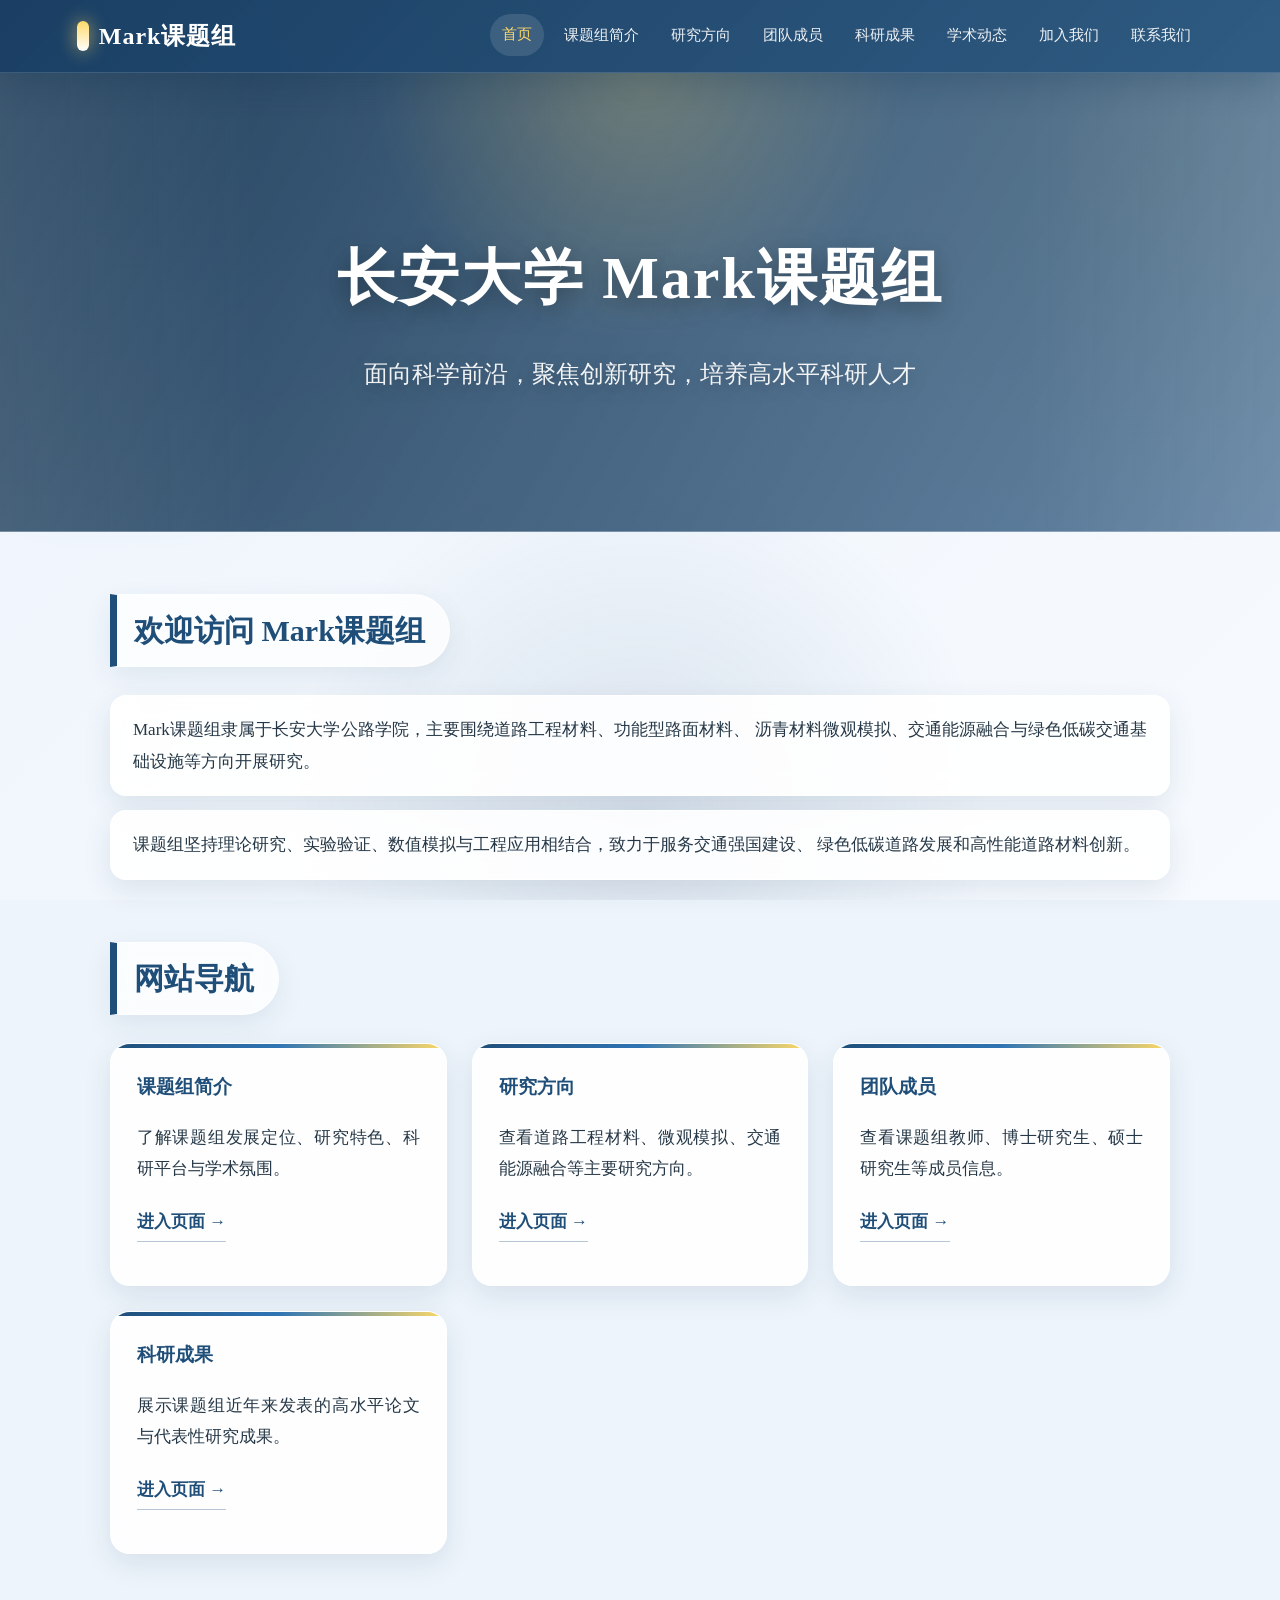
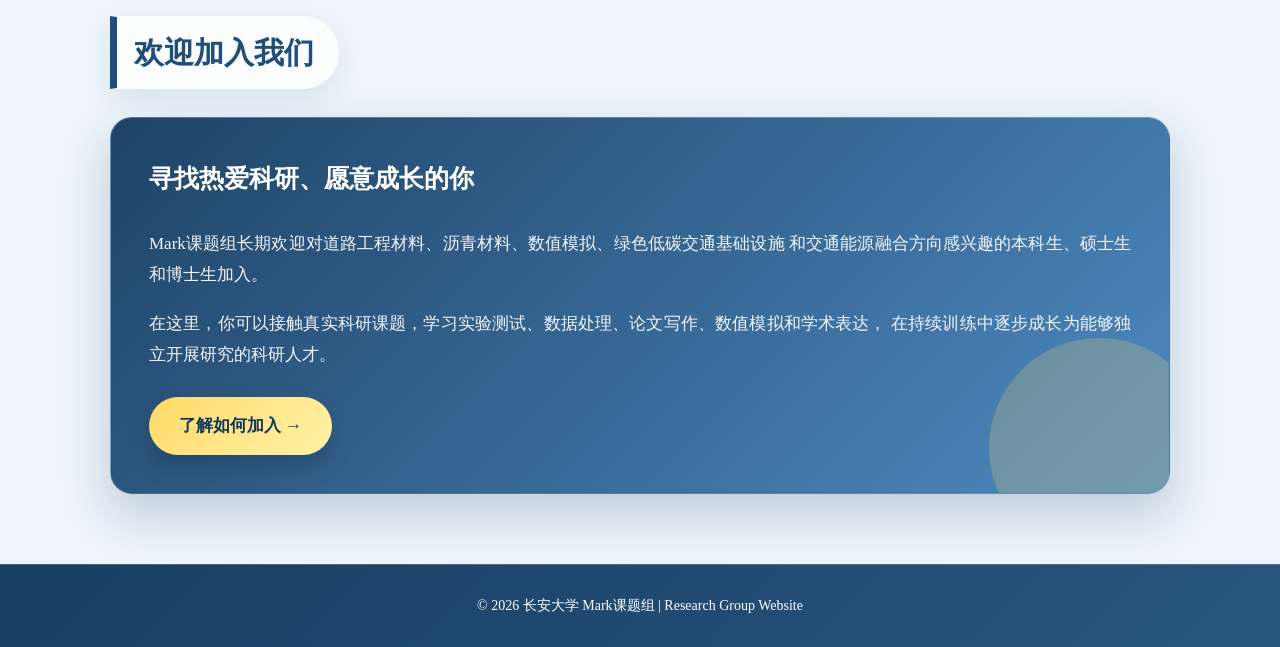
<file: index.html>
<!DOCTYPE html>
<html lang="zh-CN">
<head>
    <meta charset="UTF-8">
    <meta name="viewport" content="width=device-width, initial-scale=1.0">
    <title>长安大学 Mark课题组主页</title>
    <link rel="stylesheet" href="CSS/style.css">
</head>

<body class="home-page">

<div class="navbar">
    <div class="logo">Mark课题组</div>
    <ul>
        <li><a class="active" href="index.html">首页</a></li>
        <li><a href="about.html">课题组简介</a></li>
        <li><a href="research.html">研究方向</a></li>
        <li><a href="members.html">团队成员</a></li>
        <li><a href="publications.html">科研成果</a></li>
        <li><a href="news.html">学术动态</a></li>
        <li><a href="join.html">加入我们</a></li>
        <li><a href="contact.html">联系我们</a></li>
    </ul>
</div>

<div class="hero">
    <h1>长安大学 Mark课题组</h1>
    <p>面向科学前沿，聚焦创新研究，培养高水平科研人才</p>
</div>

<div class="section">
    <h2>欢迎访问 Mark课题组</h2>
    <p>
        Mark课题组隶属于长安大学公路学院，主要围绕道路工程材料、功能型路面材料、
        沥青材料微观模拟、交通能源融合与绿色低碳交通基础设施等方向开展研究。
    </p>
    <p>
        课题组坚持理论研究、实验验证、数值模拟与工程应用相结合，致力于服务交通强国建设、
        绿色低碳道路发展和高性能道路材料创新。
    </p>
</div>

<div class="section">
    <h2>网站导航</h2>

    <div class="cards">
        <div class="card">
            <h3>课题组简介</h3>
            <p>了解课题组发展定位、研究特色、科研平台与学术氛围。</p>
            <p><a href="about.html">进入页面 →</a></p>
        </div>

        <div class="card">
            <h3>研究方向</h3>
            <p>查看道路工程材料、微观模拟、交通能源融合等主要研究方向。</p>
            <p><a href="research.html">进入页面 →</a></p>
        </div>

        <div class="card">
            <h3>团队成员</h3>
            <p>查看课题组教师、博士研究生、硕士研究生等成员信息。</p>
            <p><a href="members.html">进入页面 →</a></p>
        </div>

        <div class="card">
            <h3>科研成果</h3>
            <p>展示课题组近年来发表的高水平论文与代表性研究成果。</p>
            <p><a href="publications.html">进入页面 →</a></p>
        </div>
    </div>
</div>

<div class="section">
    <h2>欢迎加入我们</h2>

    <div class="recruit-box">
        <h3>寻找热爱科研、愿意成长的你</h3>
        <p>
            Mark课题组长期欢迎对道路工程材料、沥青材料、数值模拟、绿色低碳交通基础设施
            和交通能源融合方向感兴趣的本科生、硕士生和博士生加入。
        </p>
        <p>
            在这里，你可以接触真实科研课题，学习实验测试、数据处理、论文写作、数值模拟和学术表达，
            在持续训练中逐步成长为能够独立开展研究的科研人才。
        </p>
        <a class="cta-btn" href="join.html">了解如何加入 →</a>
    </div>
</div>

<div class="footer">
    © 2026 长安大学 Mark课题组 | Research Group Website
</div>

</body>
</html>
</file>
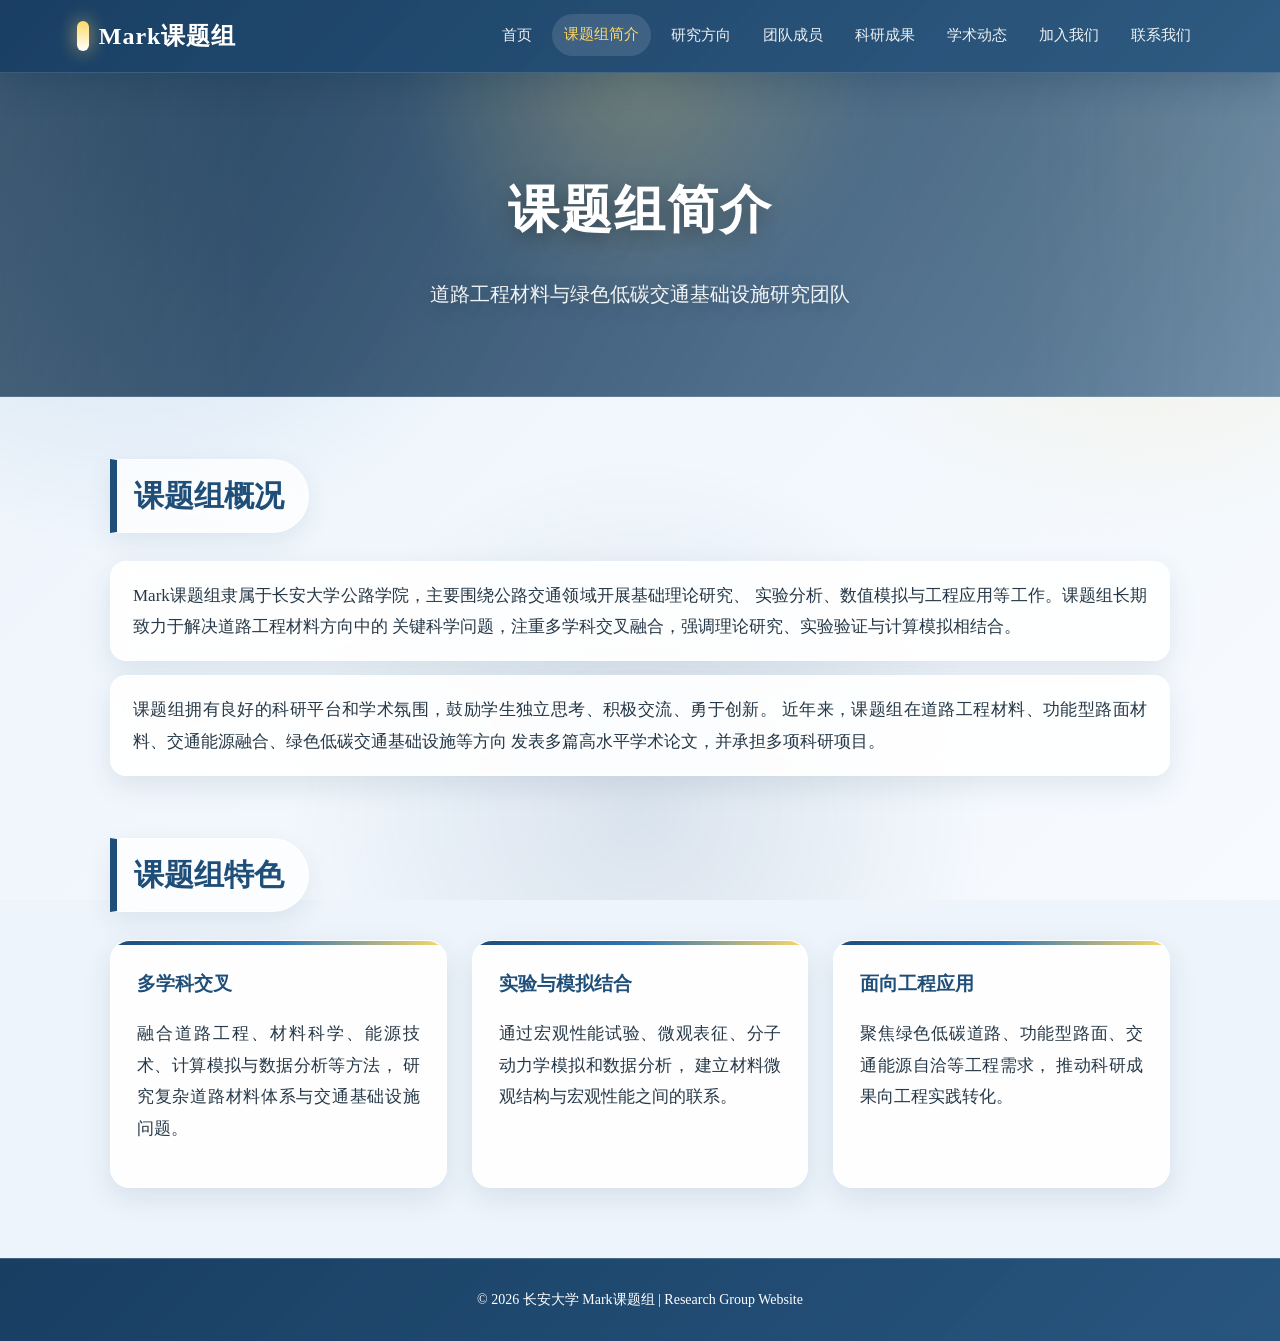
<file: about.html>
<!DOCTYPE html>
<html lang="zh-CN">
<head>
    <meta charset="UTF-8">
    <meta name="viewport" content="width=device-width, initial-scale=1.0">
    <title>课题组简介 - Mark课题组</title>
    <link rel="stylesheet" href="CSS/style.css">
</head>

<body class="about-page">

<div class="navbar">
    <div class="logo">Mark课题组</div>
    <ul>
        <li><a href="index.html">首页</a></li>
        <li><a class="active" href="about.html">课题组简介</a></li>
        <li><a href="research.html">研究方向</a></li>
        <li><a href="members.html">团队成员</a></li>
        <li><a href="publications.html">科研成果</a></li>
        <li><a href="news.html">学术动态</a></li>
        <li><a href="join.html">加入我们</a></li>
        <li><a href="contact.html">联系我们</a></li>
    </ul>
</div>

<div class="page-header">
    <h1>课题组简介</h1>
    <p>道路工程材料与绿色低碳交通基础设施研究团队</p>
</div>

<div class="section">
    <h2>课题组概况</h2>
    <p>
        Mark课题组隶属于长安大学公路学院，主要围绕公路交通领域开展基础理论研究、
        实验分析、数值模拟与工程应用等工作。课题组长期致力于解决道路工程材料方向中的
        关键科学问题，注重多学科交叉融合，强调理论研究、实验验证与计算模拟相结合。
    </p>
    <p>
        课题组拥有良好的科研平台和学术氛围，鼓励学生独立思考、积极交流、勇于创新。
        近年来，课题组在道路工程材料、功能型路面材料、交通能源融合、绿色低碳交通基础设施等方向
        发表多篇高水平学术论文，并承担多项科研项目。
    </p>
</div>

<div class="section">
    <h2>课题组特色</h2>

    <div class="cards">
        <div class="card">
            <h3>多学科交叉</h3>
            <p>
                融合道路工程、材料科学、能源技术、计算模拟与数据分析等方法，
                研究复杂道路材料体系与交通基础设施问题。
            </p>
        </div>

        <div class="card">
            <h3>实验与模拟结合</h3>
            <p>
                通过宏观性能试验、微观表征、分子动力学模拟和数据分析，
                建立材料微观结构与宏观性能之间的联系。
            </p>
        </div>

        <div class="card">
            <h3>面向工程应用</h3>
            <p>
                聚焦绿色低碳道路、功能型路面、交通能源自洽等工程需求，
                推动科研成果向工程实践转化。
            </p>
        </div>
    </div>
</div>

<div class="footer">
    © 2026 长安大学 Mark课题组 | Research Group Website
</div>

</body>
</html>
</file>
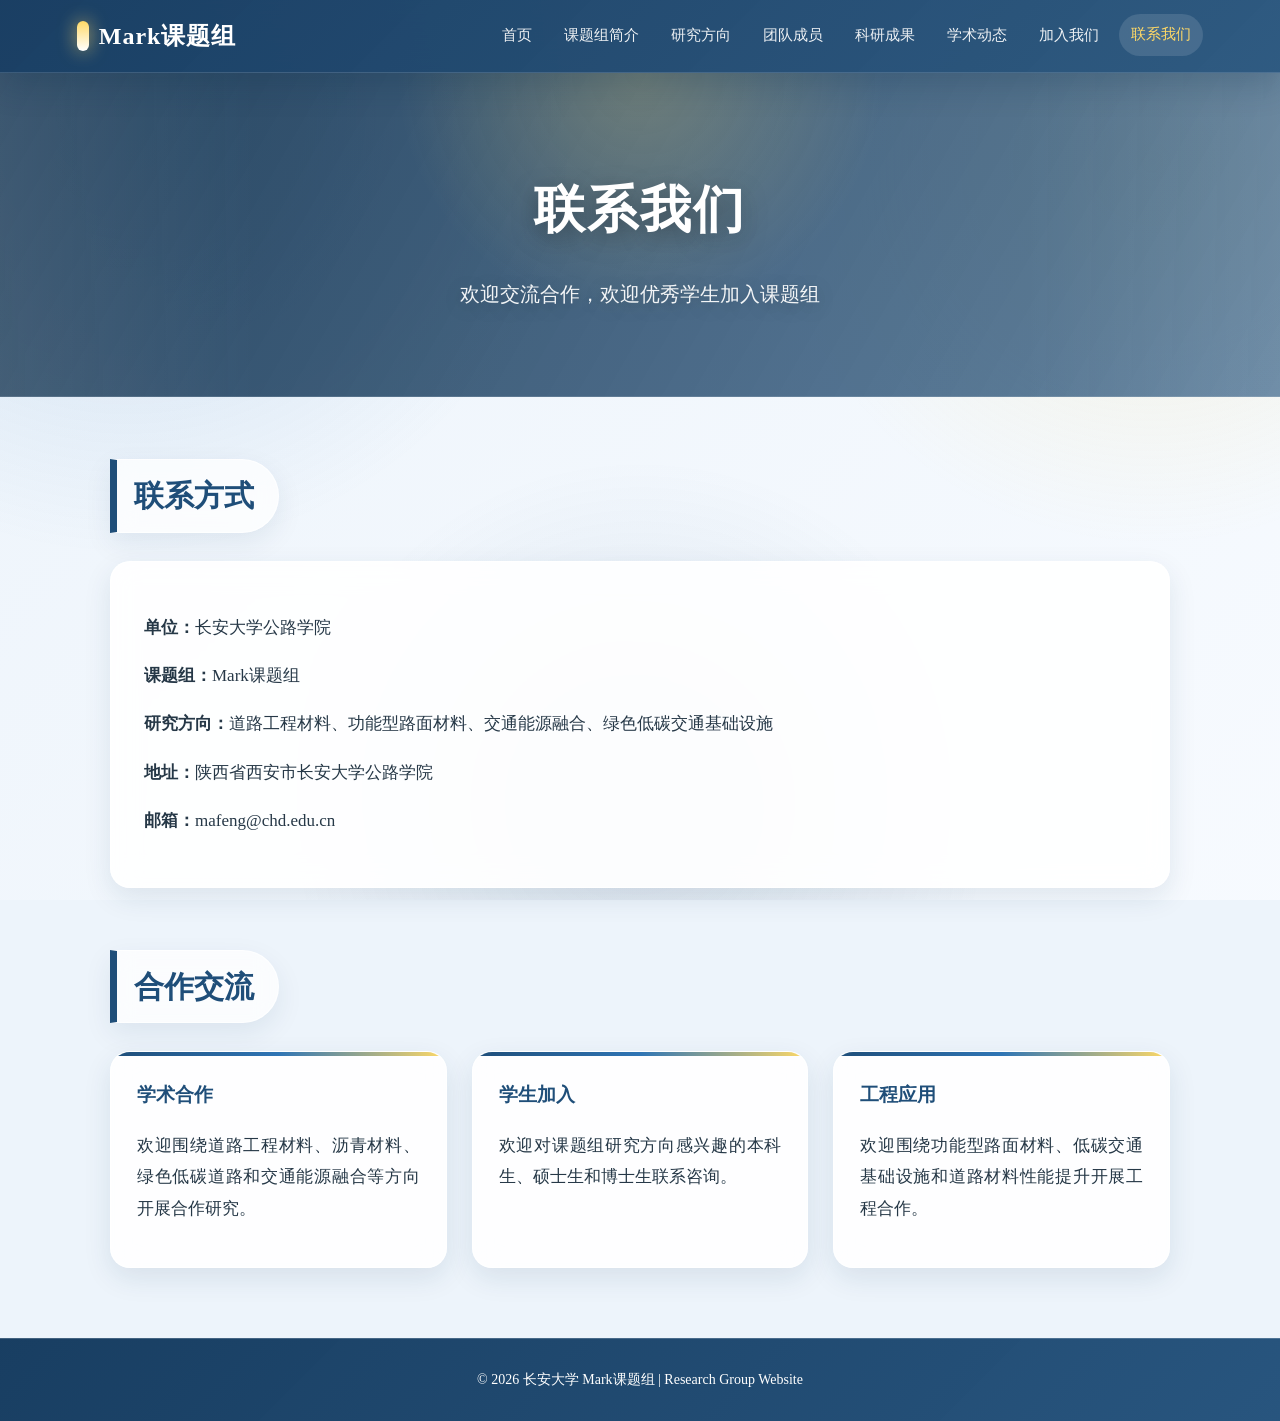
<file: contact.html>
<!DOCTYPE html>
<html lang="zh-CN">
<head>
    <meta charset="UTF-8">
    <meta name="viewport" content="width=device-width, initial-scale=1.0">
    <title>联系我们 - Mark课题组</title>
    <link rel="stylesheet" href="CSS/style.css">
</head>

<body class="contact-page">

<div class="navbar">
    <div class="logo">Mark课题组</div>
    <ul>
        <li><a href="index.html">首页</a></li>
        <li><a href="about.html">课题组简介</a></li>
        <li><a href="research.html">研究方向</a></li>
        <li><a href="members.html">团队成员</a></li>
        <li><a href="publications.html">科研成果</a></li>
        <li><a href="news.html">学术动态</a></li>
        <li><a href="join.html">加入我们</a></li>
        <li><a class="active" href="contact.html">联系我们</a></li>
    </ul>
</div>

<div class="page-header">
    <h1>联系我们</h1>
    <p>欢迎交流合作，欢迎优秀学生加入课题组</p>
</div>

<div class="section">
    <h2>联系方式</h2>

    <div class="contact">
        <p><strong>单位：</strong>长安大学公路学院</p>
        <p><strong>课题组：</strong>Mark课题组</p>
        <p><strong>研究方向：</strong>道路工程材料、功能型路面材料、交通能源融合、绿色低碳交通基础设施</p>
        <p><strong>地址：</strong>陕西省西安市长安大学公路学院</p>
        <p><strong>邮箱：</strong>mafeng@chd.edu.cn</p>
    </div>
</div>

<div class="section">
    <h2>合作交流</h2>

    <div class="cards">
        <div class="card">
            <h3>学术合作</h3>
            <p>
                欢迎围绕道路工程材料、沥青材料、绿色低碳道路和交通能源融合等方向开展合作研究。
            </p>
        </div>

        <div class="card">
            <h3>学生加入</h3>
            <p>
                欢迎对课题组研究方向感兴趣的本科生、硕士生和博士生联系咨询。
            </p>
        </div>

        <div class="card">
            <h3>工程应用</h3>
            <p>
                欢迎围绕功能型路面材料、低碳交通基础设施和道路材料性能提升开展工程合作。
            </p>
        </div>
    </div>
</div>

<div class="footer">
    © 2026 长安大学 Mark课题组 | Research Group Website
</div>

</body>
</html>
</file>
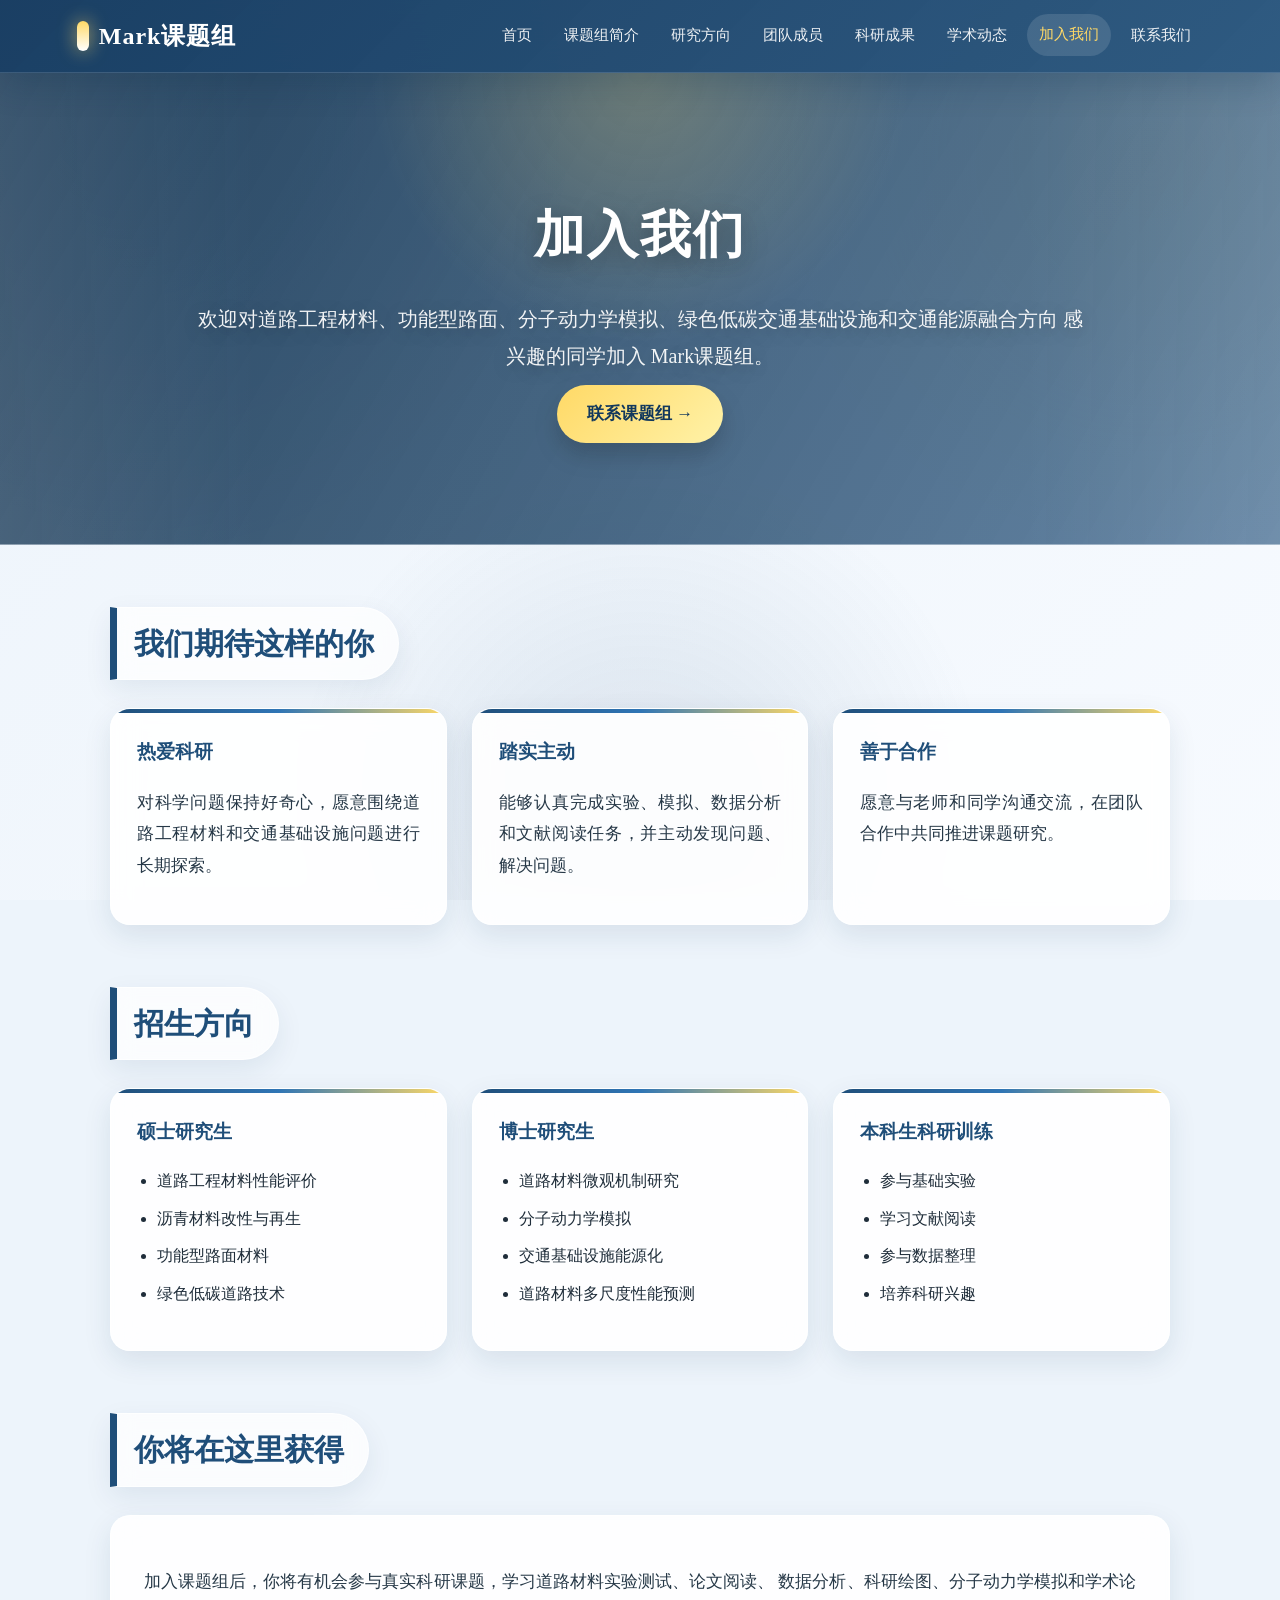
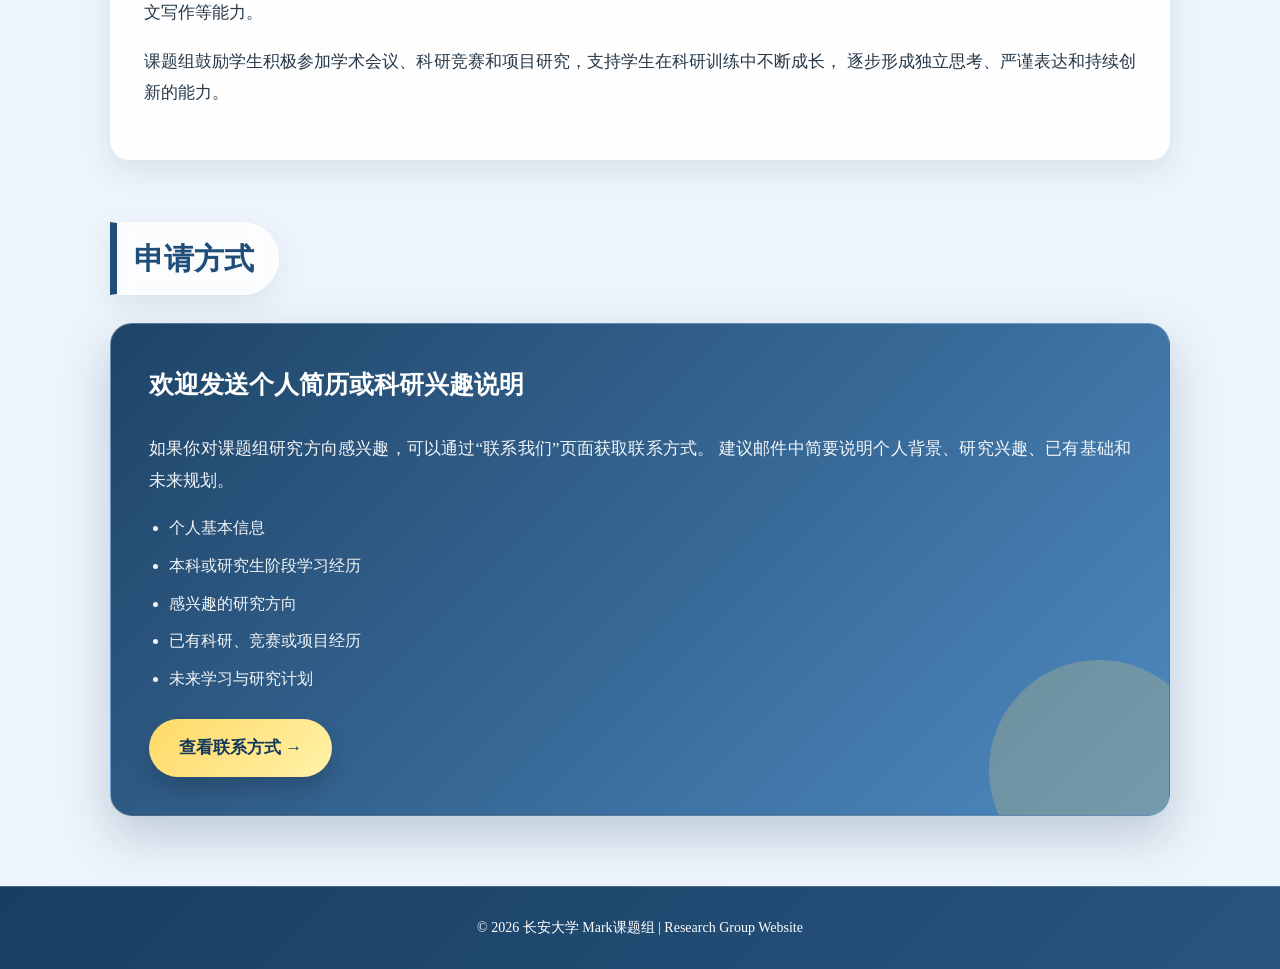
<file: join.html>
<!DOCTYPE html>
<html lang="zh-CN">
<head>
    <meta charset="UTF-8">
    <meta name="viewport" content="width=device-width, initial-scale=1.0">
    <title>加入我们 - Mark课题组</title>
    <link rel="stylesheet" href="CSS/style.css">
</head>

<body class="join-page">

<div class="navbar">
    <div class="logo">Mark课题组</div>
    <ul>
        <li><a href="index.html">首页</a></li>
        <li><a href="about.html">课题组简介</a></li>
        <li><a href="research.html">研究方向</a></li>
        <li><a href="members.html">团队成员</a></li>
        <li><a href="publications.html">科研成果</a></li>
        <li><a href="news.html">学术动态</a></li>
        <li><a class="active" href="join.html">加入我们</a></li>
        <li><a href="contact.html">联系我们</a></li>
    </ul>
</div>

<div class="join-hero">
    <h1>加入我们</h1>
    <p>
        欢迎对道路工程材料、功能型路面、分子动力学模拟、绿色低碳交通基础设施和交通能源融合方向
        感兴趣的同学加入 Mark课题组。
    </p>
    <a class="cta-btn" href="contact.html">联系课题组 →</a>
</div>

<div class="section">
    <h2>我们期待这样的你</h2>

    <div class="cards">
        <div class="join-card">
            <h3>热爱科研</h3>
            <p>
                对科学问题保持好奇心，愿意围绕道路工程材料和交通基础设施问题进行长期探索。
            </p>
        </div>

        <div class="join-card">
            <h3>踏实主动</h3>
            <p>
                能够认真完成实验、模拟、数据分析和文献阅读任务，并主动发现问题、解决问题。
            </p>
        </div>

        <div class="join-card">
            <h3>善于合作</h3>
            <p>
                愿意与老师和同学沟通交流，在团队合作中共同推进课题研究。
            </p>
        </div>
    </div>
</div>

<div class="section">
    <h2>招生方向</h2>

    <div class="cards">
        <div class="join-card">
            <h3>硕士研究生</h3>
            <ul>
                <li>道路工程材料性能评价</li>
                <li>沥青材料改性与再生</li>
                <li>功能型路面材料</li>
                <li>绿色低碳道路技术</li>
            </ul>
        </div>

        <div class="join-card">
            <h3>博士研究生</h3>
            <ul>
                <li>道路材料微观机制研究</li>
                <li>分子动力学模拟</li>
                <li>交通基础设施能源化</li>
                <li>道路材料多尺度性能预测</li>
            </ul>
        </div>

        <div class="join-card">
            <h3>本科生科研训练</h3>
            <ul>
                <li>参与基础实验</li>
                <li>学习文献阅读</li>
                <li>参与数据整理</li>
                <li>培养科研兴趣</li>
            </ul>
        </div>
    </div>
</div>

<div class="section">
    <h2>你将在这里获得</h2>

    <div class="join-intro">
        <p>
            加入课题组后，你将有机会参与真实科研课题，学习道路材料实验测试、论文阅读、
            数据分析、科研绘图、分子动力学模拟和学术论文写作等能力。
        </p>
        <p>
            课题组鼓励学生积极参加学术会议、科研竞赛和项目研究，支持学生在科研训练中不断成长，
            逐步形成独立思考、严谨表达和持续创新的能力。
        </p>
    </div>
</div>

<div class="section">
    <h2>申请方式</h2>

    <div class="apply-box">
        <h3>欢迎发送个人简历或科研兴趣说明</h3>
        <p>
            如果你对课题组研究方向感兴趣，可以通过“联系我们”页面获取联系方式。
            建议邮件中简要说明个人背景、研究兴趣、已有基础和未来规划。
        </p>
        <ul>
            <li>个人基本信息</li>
            <li>本科或研究生阶段学习经历</li>
            <li>感兴趣的研究方向</li>
            <li>已有科研、竞赛或项目经历</li>
            <li>未来学习与研究计划</li>
        </ul>
        <a class="cta-btn" href="contact.html">查看联系方式 →</a>
    </div>
</div>

<div class="footer">
    © 2026 长安大学 Mark课题组 | Research Group Website
</div>

</body>
</html>
</file>
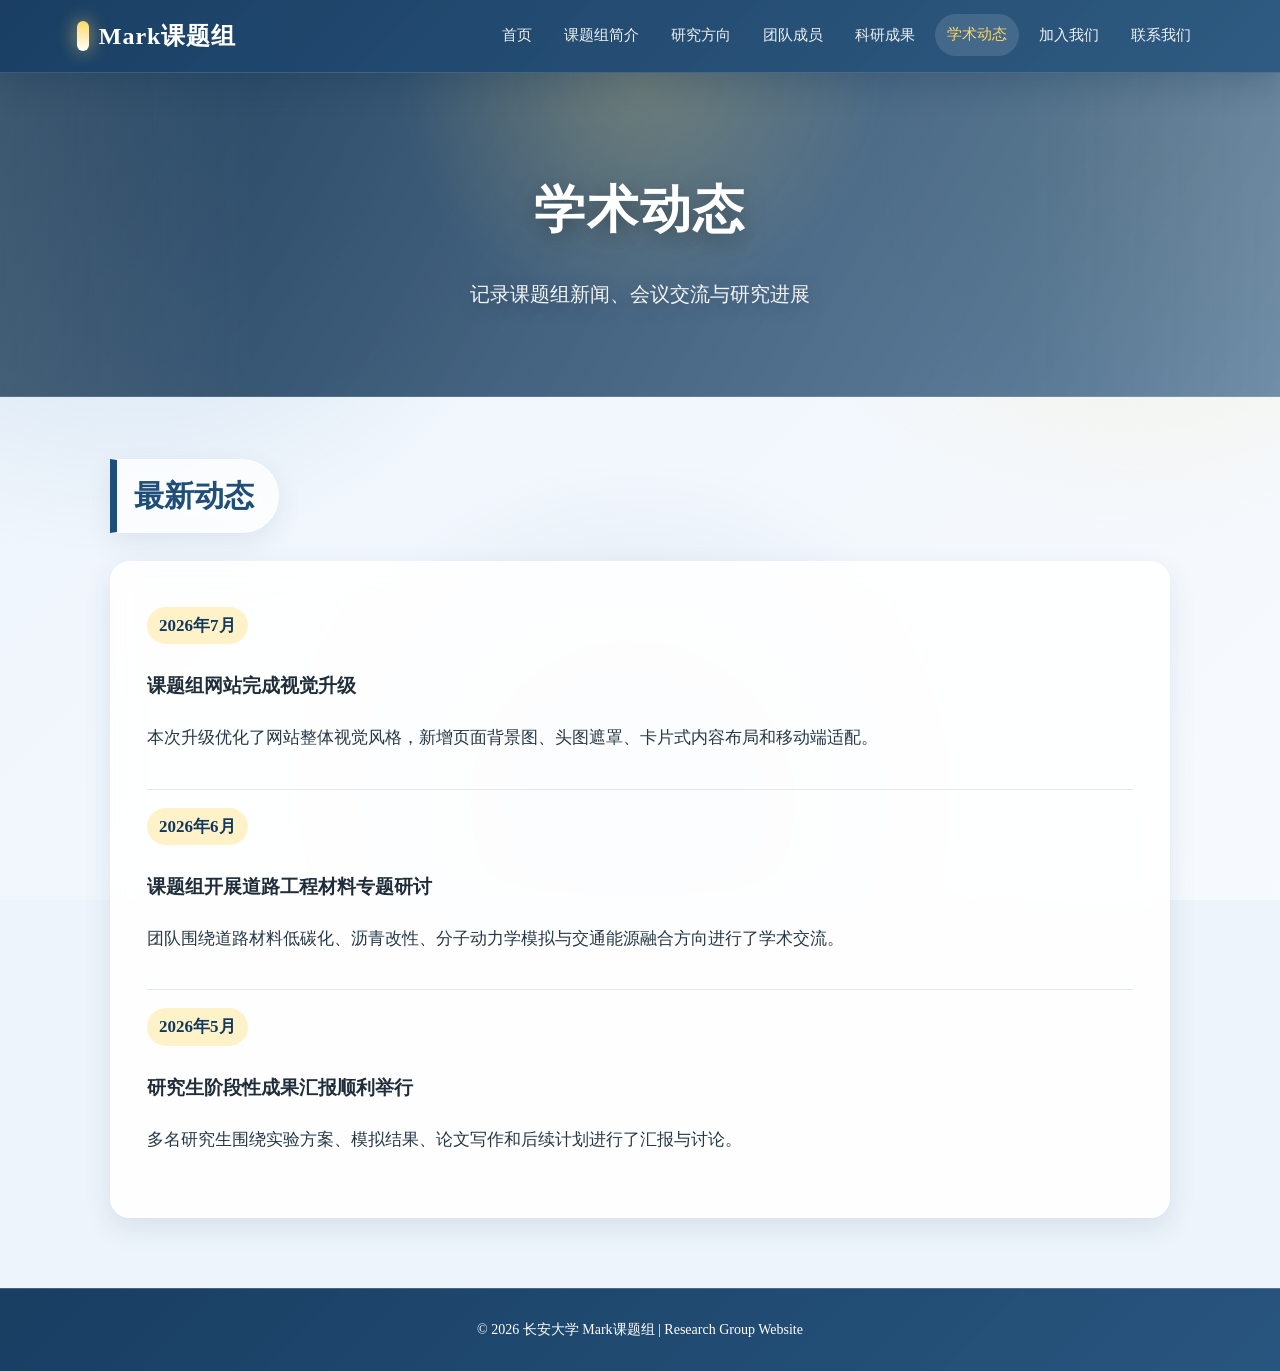
<file: news.html>
<!DOCTYPE html>
<html lang="zh-CN">
<head>
    <meta charset="UTF-8">
    <meta name="viewport" content="width=device-width, initial-scale=1.0">
    <title>学术动态 - Mark课题组</title>
    <link rel="stylesheet" href="CSS/style.css">
</head>

<body class="news-page">

<div class="navbar">
    <div class="logo">Mark课题组</div>
    <ul>
        <li><a href="index.html">首页</a></li>
        <li><a href="about.html">课题组简介</a></li>
        <li><a href="research.html">研究方向</a></li>
        <li><a href="members.html">团队成员</a></li>
        <li><a href="publications.html">科研成果</a></li>
        <li><a class="active" href="news.html">学术动态</a></li>
        <li><a href="join.html">加入我们</a></li>
        <li><a href="contact.html">联系我们</a></li>
    </ul>
</div>

<div class="page-header">
    <h1>学术动态</h1>
    <p>记录课题组新闻、会议交流与研究进展</p>
</div>

<div class="section">
    <h2>最新动态</h2>

    <div class="news-list">
        <div class="news-item">
            <div class="news-date">2026年7月</div>
            <h3>课题组网站完成视觉升级</h3>
            <p>
                本次升级优化了网站整体视觉风格，新增页面背景图、头图遮罩、卡片式内容布局和移动端适配。
            </p>
        </div>

        <div class="news-item">
            <div class="news-date">2026年6月</div>
            <h3>课题组开展道路工程材料专题研讨</h3>
            <p>
                团队围绕道路材料低碳化、沥青改性、分子动力学模拟与交通能源融合方向进行了学术交流。
            </p>
        </div>

        <div class="news-item">
            <div class="news-date">2026年5月</div>
            <h3>研究生阶段性成果汇报顺利举行</h3>
            <p>
                多名研究生围绕实验方案、模拟结果、论文写作和后续计划进行了汇报与讨论。
            </p>
        </div>
    </div>
</div>

<div class="footer">
    © 2026 长安大学 Mark课题组 | Research Group Website
</div>

</body>
</html>
</file>
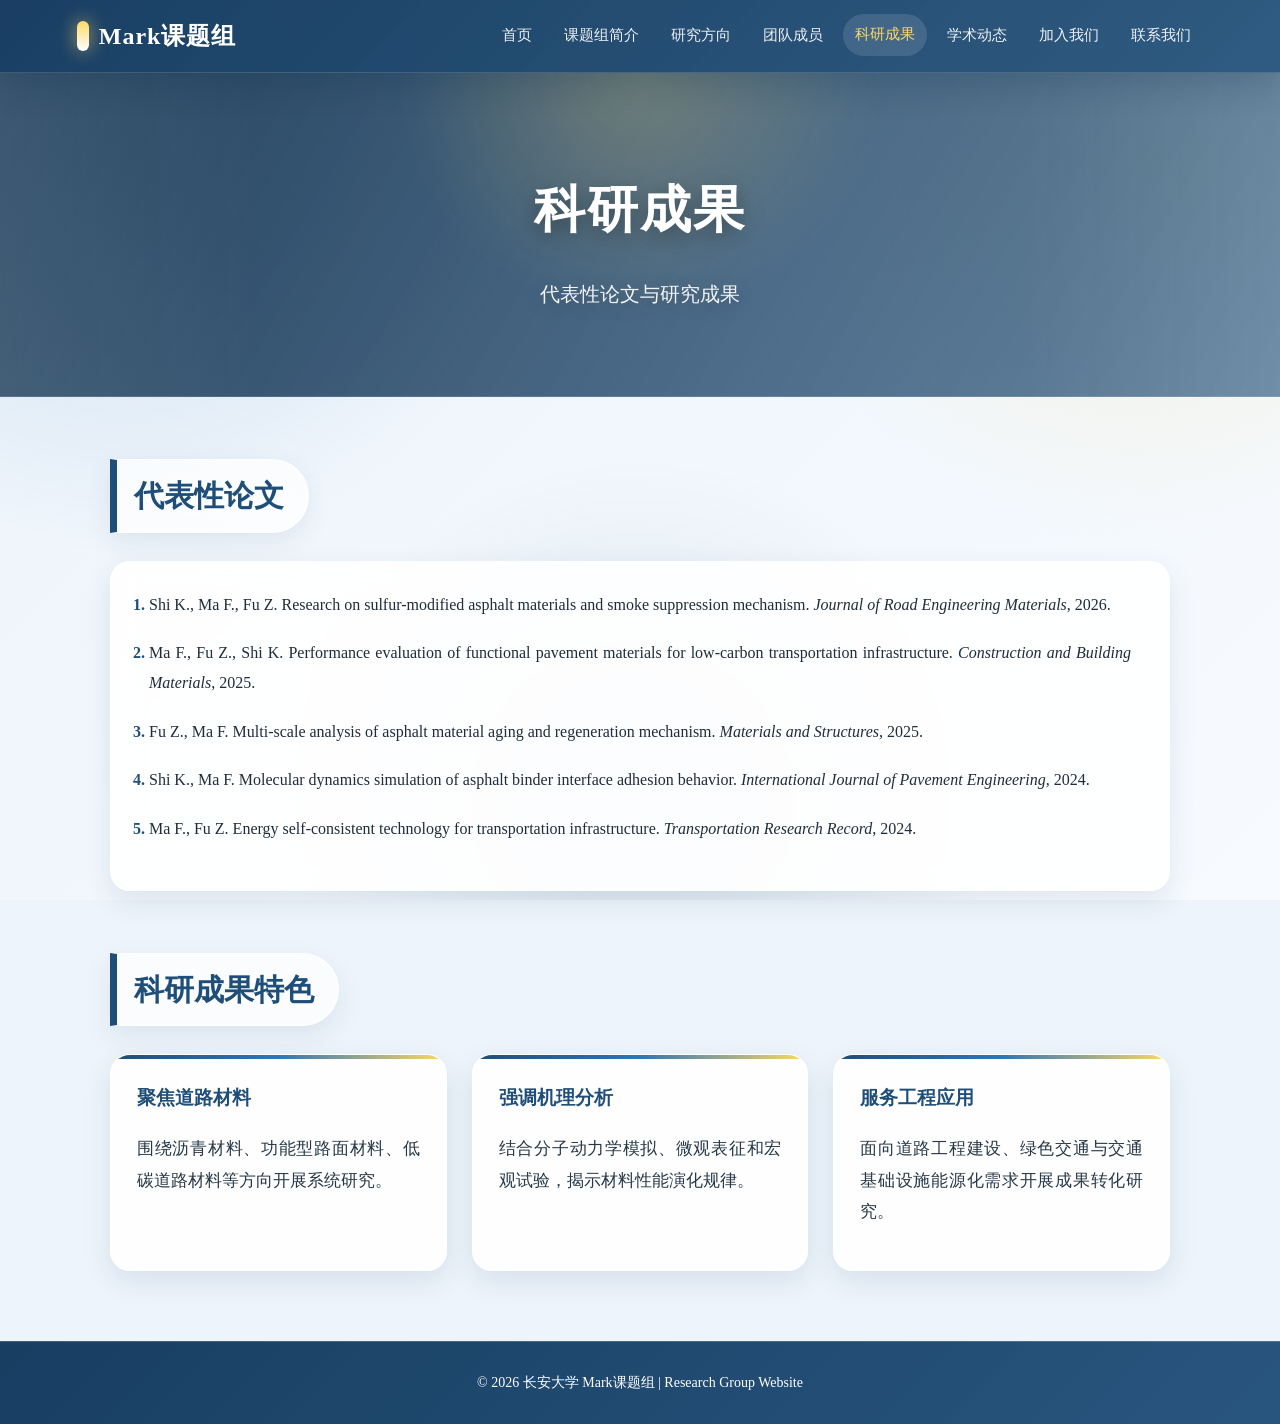
<file: publications.html>
<!DOCTYPE html>
<html lang="zh-CN">
<head>
    <meta charset="UTF-8">
    <meta name="viewport" content="width=device-width, initial-scale=1.0">
    <title>科研成果 - Mark课题组</title>
    <link rel="stylesheet" href="CSS/style.css">
</head>

<body class="publications-page">

<div class="navbar">
    <div class="logo">Mark课题组</div>
    <ul>
        <li><a href="index.html">首页</a></li>
        <li><a href="about.html">课题组简介</a></li>
        <li><a href="research.html">研究方向</a></li>
        <li><a href="members.html">团队成员</a></li>
        <li><a class="active" href="publications.html">科研成果</a></li>
        <li><a href="news.html">学术动态</a></li>
        <li><a href="join.html">加入我们</a></li>
        <li><a href="contact.html">联系我们</a></li>
    </ul>
</div>

<div class="page-header">
    <h1>科研成果</h1>
    <p>代表性论文与研究成果</p>
</div>

<div class="section">
    <h2>代表性论文</h2>

    <ol class="publication-list">
        <li>
            Shi K., Ma F., Fu Z. Research on sulfur-modified asphalt materials and smoke suppression mechanism.
            <i>Journal of Road Engineering Materials</i>, 2026.
        </li>

        <li>
            Ma F., Fu Z., Shi K. Performance evaluation of functional pavement materials for low-carbon transportation infrastructure.
            <i>Construction and Building Materials</i>, 2025.
        </li>

        <li>
            Fu Z., Ma F. Multi-scale analysis of asphalt material aging and regeneration mechanism.
            <i>Materials and Structures</i>, 2025.
        </li>

        <li>
            Shi K., Ma F. Molecular dynamics simulation of asphalt binder interface adhesion behavior.
            <i>International Journal of Pavement Engineering</i>, 2024.
        </li>

        <li>
            Ma F., Fu Z. Energy self-consistent technology for transportation infrastructure.
            <i>Transportation Research Record</i>, 2024.
        </li>
    </ol>
</div>

<div class="section">
    <h2>科研成果特色</h2>

    <div class="cards">
        <div class="card">
            <h3>聚焦道路材料</h3>
            <p>围绕沥青材料、功能型路面材料、低碳道路材料等方向开展系统研究。</p>
        </div>

        <div class="card">
            <h3>强调机理分析</h3>
            <p>结合分子动力学模拟、微观表征和宏观试验，揭示材料性能演化规律。</p>
        </div>

        <div class="card">
            <h3>服务工程应用</h3>
            <p>面向道路工程建设、绿色交通与交通基础设施能源化需求开展成果转化研究。</p>
        </div>
    </div>
</div>

<div class="footer">
    © 2026 长安大学 Mark课题组 | Research Group Website
</div>

</body>
</html>
</file>
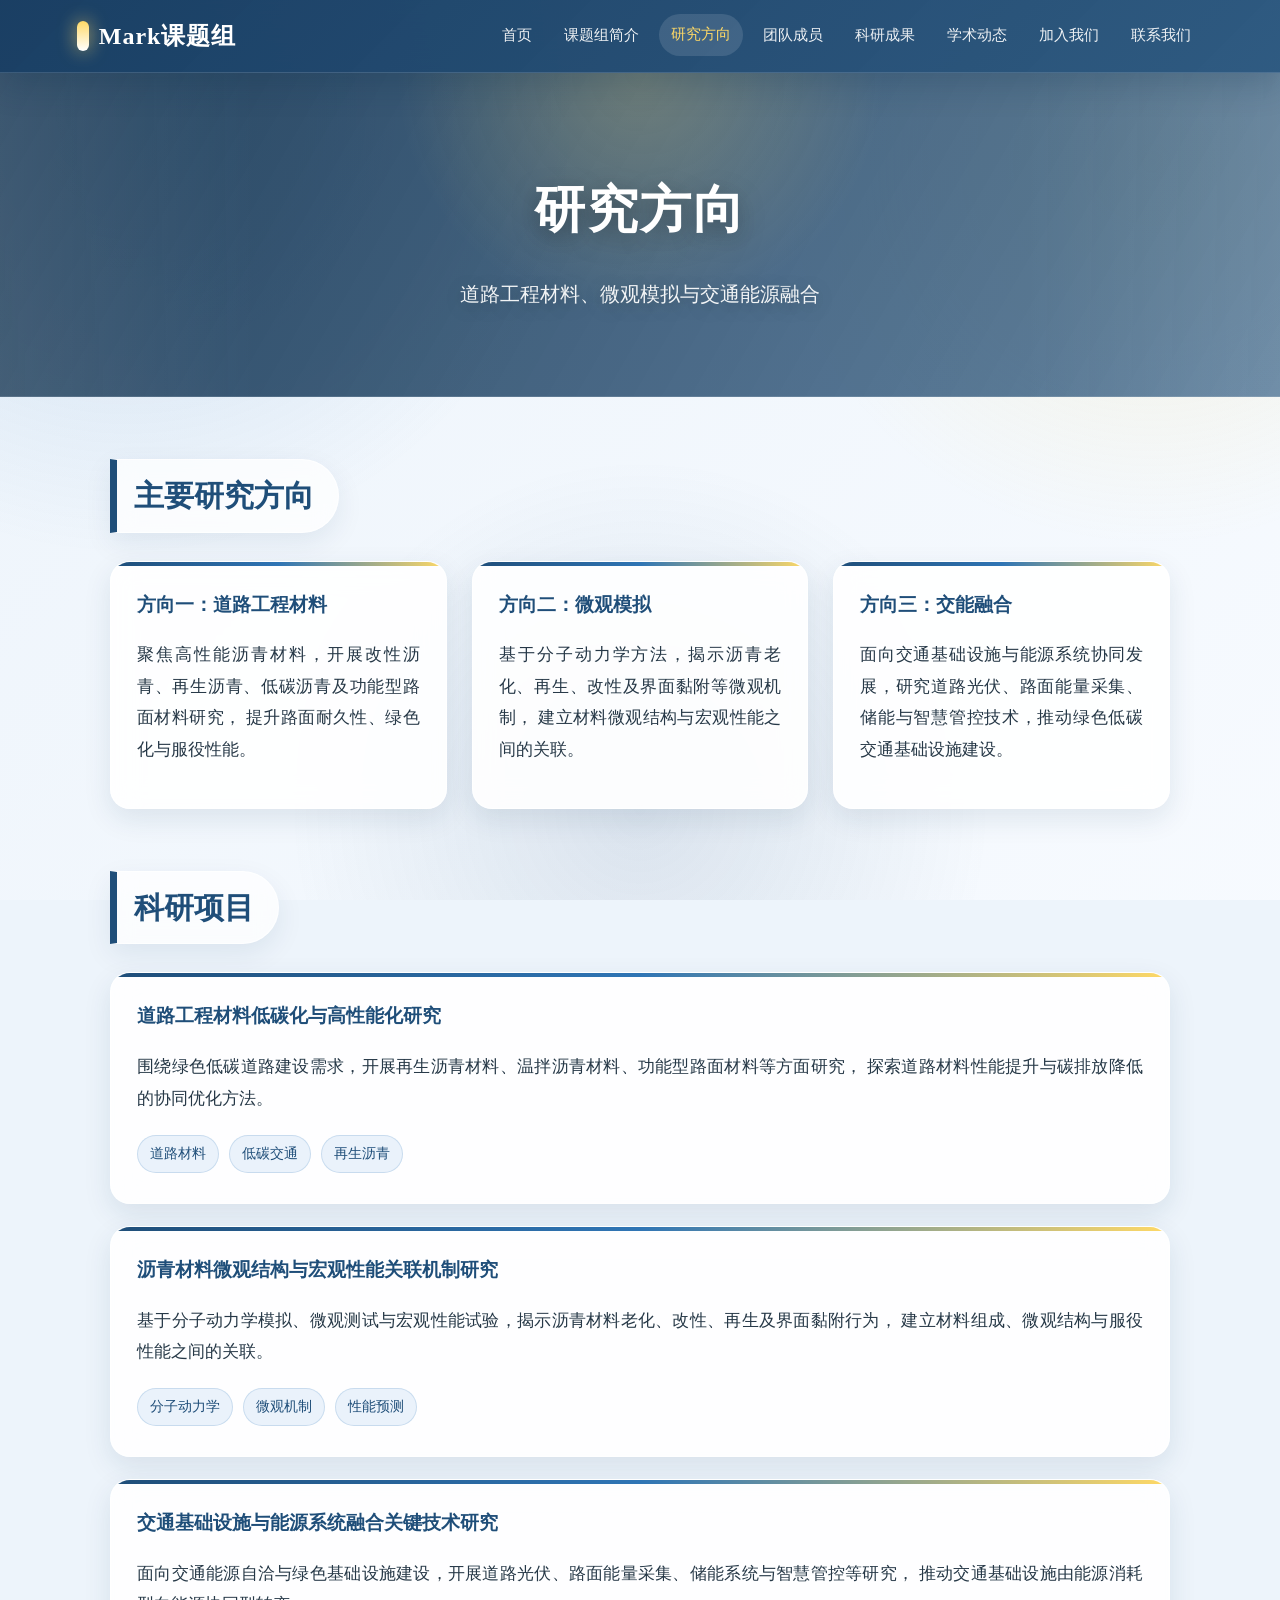
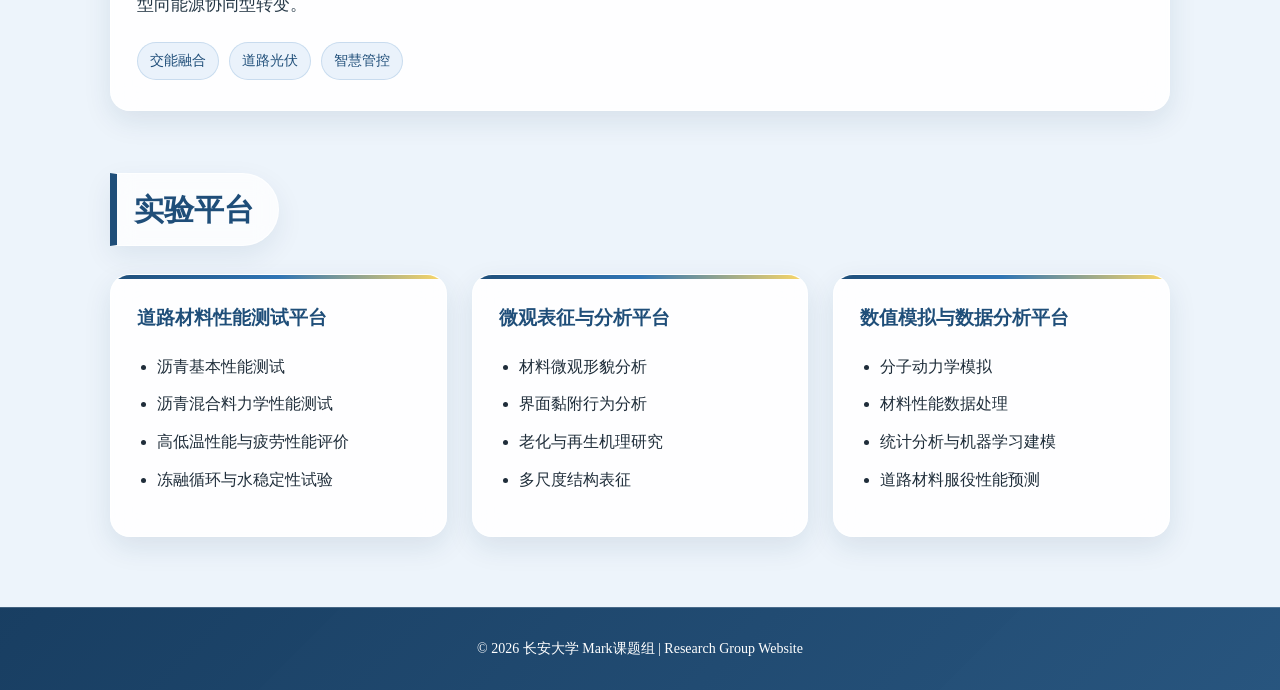
<file: research.html>
<!DOCTYPE html>
<html lang="zh-CN">
<head>
    <meta charset="UTF-8">
    <meta name="viewport" content="width=device-width, initial-scale=1.0">
    <title>研究方向 - Mark课题组</title>
    <link rel="stylesheet" href="CSS/style.css">
</head>

<body class="research-page">

<div class="navbar">
    <div class="logo">Mark课题组</div>
    <ul>
        <li><a href="index.html">首页</a></li>
        <li><a href="about.html">课题组简介</a></li>
        <li><a class="active" href="research.html">研究方向</a></li>
        <li><a href="members.html">团队成员</a></li>
        <li><a href="publications.html">科研成果</a></li>
        <li><a href="news.html">学术动态</a></li>
        <li><a href="join.html">加入我们</a></li>
        <li><a href="contact.html">联系我们</a></li>
    </ul>
</div>

<div class="page-header">
    <h1>研究方向</h1>
    <p>道路工程材料、微观模拟与交通能源融合</p>
</div>

<div class="section">
    <h2>主要研究方向</h2>

    <div class="cards">
        <div class="card">
            <h3>方向一：道路工程材料</h3>
            <p>
                聚焦高性能沥青材料，开展改性沥青、再生沥青、低碳沥青及功能型路面材料研究，
                提升路面耐久性、绿色化与服役性能。
            </p>
        </div>

        <div class="card">
            <h3>方向二：微观模拟</h3>
            <p>
                基于分子动力学方法，揭示沥青老化、再生、改性及界面黏附等微观机制，
                建立材料微观结构与宏观性能之间的关联。
            </p>
        </div>

        <div class="card">
            <h3>方向三：交能融合</h3>
            <p>
                面向交通基础设施与能源系统协同发展，研究道路光伏、路面能量采集、
                储能与智慧管控技术，推动绿色低碳交通基础设施建设。
            </p>
        </div>
    </div>
</div>

<div class="section">
    <h2>科研项目</h2>

    <div class="project-list">
        <div class="project-item">
            <h3>道路工程材料低碳化与高性能化研究</h3>
            <p>
                围绕绿色低碳道路建设需求，开展再生沥青材料、温拌沥青材料、功能型路面材料等方面研究，
                探索道路材料性能提升与碳排放降低的协同优化方法。
            </p>
            <span class="tag">道路材料</span>
            <span class="tag">低碳交通</span>
            <span class="tag">再生沥青</span>
        </div>

        <div class="project-item">
            <h3>沥青材料微观结构与宏观性能关联机制研究</h3>
            <p>
                基于分子动力学模拟、微观测试与宏观性能试验，揭示沥青材料老化、改性、再生及界面黏附行为，
                建立材料组成、微观结构与服役性能之间的关联。
            </p>
            <span class="tag">分子动力学</span>
            <span class="tag">微观机制</span>
            <span class="tag">性能预测</span>
        </div>

        <div class="project-item">
            <h3>交通基础设施与能源系统融合关键技术研究</h3>
            <p>
                面向交通能源自洽与绿色基础设施建设，开展道路光伏、路面能量采集、储能系统与智慧管控等研究，
                推动交通基础设施由能源消耗型向能源协同型转变。
            </p>
            <span class="tag">交能融合</span>
            <span class="tag">道路光伏</span>
            <span class="tag">智慧管控</span>
        </div>
    </div>
</div>

<div class="section">
    <h2>实验平台</h2>

    <div class="platform-grid">
        <div class="platform-card">
            <h3>道路材料性能测试平台</h3>
            <ul>
                <li>沥青基本性能测试</li>
                <li>沥青混合料力学性能测试</li>
                <li>高低温性能与疲劳性能评价</li>
                <li>冻融循环与水稳定性试验</li>
            </ul>
        </div>

        <div class="platform-card">
            <h3>微观表征与分析平台</h3>
            <ul>
                <li>材料微观形貌分析</li>
                <li>界面黏附行为分析</li>
                <li>老化与再生机理研究</li>
                <li>多尺度结构表征</li>
            </ul>
        </div>

        <div class="platform-card">
            <h3>数值模拟与数据分析平台</h3>
            <ul>
                <li>分子动力学模拟</li>
                <li>材料性能数据处理</li>
                <li>统计分析与机器学习建模</li>
                <li>道路材料服役性能预测</li>
            </ul>
        </div>
    </div>
</div>

<div class="footer">
    © 2026 长安大学 Mark课题组 | Research Group Website
</div>

</body>
</html>
</file>
<file: CSS/style.css>
:root {
    --primary: #1f4e79;
    --primary-dark: #12385d;
    --primary-light: #2f75b5;
    --accent: #ffd966;
    --text: #1f2d3a;
    --muted: #5d6d7e;
    --card-bg: rgba(255, 255, 255, 0.9);
    --card-border: rgba(255, 255, 255, 0.75);
    --shadow: 0 18px 45px rgba(18, 56, 93, 0.16);
    --soft-shadow: 0 10px 28px rgba(18, 56, 93, 0.1);
    --radius: 20px;

    --header-image: url("https://images.unsplash.com/photo-1543029273-40b2069bbad8?auto=format&fit=crop&w=1920&q=80");
    --body-image: url("https://images.unsplash.com/photo-1500534314209-a25ddb2bd429?auto=format&fit=crop&w=1920&q=80");
}

* {
    box-sizing: border-box;
}

html {
    scroll-behavior: smooth;
}

body {
    margin: 0;
    min-height: 100vh;
    font-family: "Microsoft YaHei", "PingFang SC", "Hiragino Sans GB", "SimSun", serif;
    line-height: 1.85;
    color: var(--text);
    background-color: #edf4fb;
    background-image:
        linear-gradient(135deg, rgba(237, 244, 251, 0.94), rgba(248, 251, 255, 0.88)),
        var(--body-image);
    background-size: cover;
    background-position: center;
    background-attachment: fixed;
}

body::before {
    content: "";
    position: fixed;
    inset: 0;
    z-index: -1;
    pointer-events: none;
    background:
        radial-gradient(circle at 10% 12%, rgba(47, 117, 181, 0.18), transparent 32%),
        radial-gradient(circle at 90% 18%, rgba(255, 217, 102, 0.2), transparent 28%),
        radial-gradient(circle at 50% 90%, rgba(31, 78, 121, 0.12), transparent 34%);
}

body.home-page {
    --header-image: url("https://images.unsplash.com/photo-1532094349884-543bc11b234d?auto=format&fit=crop&w=1920&q=80");
    --body-image: url("https://images.unsplash.com/photo-1543029273-40b2069bbad8?auto=format&fit=crop&w=1920&q=80");
}

body.about-page {
    --header-image: url("https://images.unsplash.com/photo-1497366754035-f200968a6e72?auto=format&fit=crop&w=1920&q=80");
    --body-image: url("https://images.unsplash.com/photo-1486406146926-c627a92ad1ab?auto=format&fit=crop&w=1920&q=80");
}

body.research-page {
    --header-image: url("https://images.unsplash.com/photo-1532094349884-543bc11b234d?auto=format&fit=crop&w=1920&q=80");
    --body-image: url("https://images.unsplash.com/photo-1543029273-40b2069bbad8?auto=format&fit=crop&w=1920&q=80");
}

body.members-page {
    --header-image: url("https://images.unsplash.com/photo-1522202176988-66273c2fd55f?auto=format&fit=crop&w=1920&q=80");
    --body-image: url("https://images.unsplash.com/photo-1497366216548-37526070297c?auto=format&fit=crop&w=1920&q=80");
}

body.publications-page {
    --header-image: url("https://images.unsplash.com/photo-1450101499163-c8848c66ca85?auto=format&fit=crop&w=1920&q=80");
    --body-image: url("https://images.unsplash.com/photo-1516321318423-f06f85e504b3?auto=format&fit=crop&w=1920&q=80");
}

body.news-page {
    --header-image: url("https://images.unsplash.com/photo-1504711434969-e33886168f5c?auto=format&fit=crop&w=1920&q=80");
    --body-image: url("https://images.unsplash.com/photo-1497366811353-6870744d04b2?auto=format&fit=crop&w=1920&q=80");
}

body.join-page {
    --header-image: url("https://images.unsplash.com/photo-1556761175-b413da4baf72?auto=format&fit=crop&w=1920&q=80");
    --body-image: url("https://images.unsplash.com/photo-1522202176988-66273c2fd55f?auto=format&fit=crop&w=1920&q=80");
}

body.contact-page {
    --header-image: url("https://images.unsplash.com/photo-1486406146926-c627a92ad1ab?auto=format&fit=crop&w=1920&q=80");
    --body-image: url("https://images.unsplash.com/photo-1494526585095-c41746248156?auto=format&fit=crop&w=1920&q=80");
}

a {
    color: inherit;
    text-decoration: none;
}

p {
    font-size: 17px;
    text-align: justify;
    color: #263847;
}

img {
    max-width: 100%;
}

.navbar {
    position: sticky;
    top: 0;
    z-index: 1000;
    padding: 14px 6vw;
    display: flex;
    align-items: center;
    justify-content: space-between;
    gap: 24px;
    color: white;
    background: linear-gradient(135deg, rgba(18, 56, 93, 0.96), rgba(31, 78, 121, 0.93));
    backdrop-filter: blur(16px);
    box-shadow: 0 12px 32px rgba(13, 45, 74, 0.22);
    border-bottom: 1px solid rgba(255, 255, 255, 0.15);
}

.logo {
    display: flex;
    align-items: center;
    gap: 10px;
    white-space: nowrap;
    font-size: 24px;
    font-weight: 800;
    letter-spacing: 1px;
}

.logo::before {
    content: "";
    width: 12px;
    height: 30px;
    border-radius: 999px;
    background: linear-gradient(180deg, var(--accent), white);
    box-shadow: 0 0 18px rgba(255, 217, 102, 0.65);
}

.navbar ul {
    list-style: none;
    display: flex;
    flex-wrap: wrap;
    justify-content: flex-end;
    gap: 8px;
    margin: 0;
    padding: 0;
}

.navbar li {
    font-size: 15px;
}

.navbar a {
    display: inline-block;
    padding: 7px 12px;
    border-radius: 999px;
    color: rgba(255, 255, 255, 0.92);
    transition: 0.25s ease;
}

.navbar a:hover,
.navbar a.active {
    color: var(--accent);
    background: rgba(255, 255, 255, 0.12);
    transform: translateY(-1px);
}

.hero,
.page-header,
.join-hero {
    position: relative;
    overflow: hidden;
    isolation: isolate;
    color: white;
    text-align: center;
    background-image:
        linear-gradient(120deg, rgba(13, 45, 74, 0.88), rgba(31, 78, 121, 0.68)),
        var(--header-image);
    background-size: cover;
    background-position: center;
}

.hero::after,
.page-header::after,
.join-hero::after {
    content: "";
    position: absolute;
    inset: 0;
    z-index: -1;
    background:
        linear-gradient(90deg, rgba(255, 255, 255, 0.1), transparent 20%, transparent 80%, rgba(255, 255, 255, 0.08)),
        radial-gradient(circle at 50% 0%, rgba(255, 217, 102, 0.23), transparent 34%);
}

.hero {
    padding: 150px 22px 135px;
}

.page-header {
    padding: 90px 20px 84px;
}

.join-hero {
    padding: 115px 25px 102px;
}

.hero h1,
.page-header h1,
.join-hero h1 {
    margin: 0 0 18px;
    font-weight: 800;
    letter-spacing: 2px;
    text-shadow: 0 7px 24px rgba(0, 0, 0, 0.34);
}

.hero h1 {
    font-size: clamp(38px, 5vw, 60px);
}

.page-header h1,
.join-hero h1 {
    font-size: clamp(34px, 4vw, 52px);
}

.hero p,
.page-header p,
.join-hero p {
    max-width: 900px;
    margin: 0 auto;
    color: rgba(255, 255, 255, 0.93);
    text-align: center;
    text-shadow: 0 4px 18px rgba(0, 0, 0, 0.25);
}

.hero p {
    font-size: clamp(19px, 2.2vw, 24px);
}

.page-header p,
.join-hero p {
    font-size: 20px;
}

.section {
    max-width: 1120px;
    margin: 62px auto;
    padding: 0 30px;
}

.section h2 {
    width: fit-content;
    max-width: 100%;
    margin: 0 0 28px;
    padding: 8px 24px 8px 17px;
    color: var(--primary);
    font-size: 30px;
    border-left: 7px solid var(--primary);
    border-radius: 0 999px 999px 0;
    background: rgba(255, 255, 255, 0.74);
    border-top: 1px solid rgba(255, 255, 255, 0.7);
    border-right: 1px solid rgba(255, 255, 255, 0.7);
    border-bottom: 1px solid rgba(255, 255, 255, 0.7);
    box-shadow: 0 10px 28px rgba(17, 56, 93, 0.08);
    backdrop-filter: blur(12px);
}

.section > p {
    margin: 0 0 14px;
    padding: 18px 22px;
    background: var(--card-bg);
    border-radius: 16px;
    border: 1px solid var(--card-border);
    box-shadow: var(--soft-shadow);
    backdrop-filter: blur(12px);
}

.cards,
.platform-grid {
    display: grid;
    grid-template-columns: repeat(auto-fit, minmax(260px, 1fr));
    gap: 25px;
}

.project-list,
.news-list-inner,
.growth-timeline {
    display: grid;
    gap: 22px;
}

.card,
.join-card,
.platform-card,
.project-item,
.publication-list,
.news-list,
.contact,
.join-intro,
.question-box,
.timeline-item {
    background: var(--card-bg);
    border: 1px solid var(--card-border);
    border-radius: var(--radius);
    box-shadow: var(--soft-shadow);
    backdrop-filter: blur(14px);
}

.card,
.join-card,
.platform-card,
.project-item,
.question-box,
.timeline-item {
    position: relative;
    overflow: hidden;
    padding: 26px;
    transition: 0.3s ease;
}

.card::before,
.join-card::before,
.platform-card::before,
.project-item::before,
.question-box::before {
    content: "";
    position: absolute;
    inset: 0 0 auto 0;
    height: 4px;
    background: linear-gradient(90deg, var(--primary), var(--primary-light), var(--accent));
}

.card:hover,
.join-card:hover,
.project-item:hover,
.platform-card:hover,
.question-box:hover,
.timeline-item:hover {
    transform: translateY(-6px);
    box-shadow: var(--shadow);
    border-color: rgba(47, 117, 181, 0.28);
}

.card h3,
.join-card h3,
.platform-card h3,
.project-item h3,
.question-box h3,
.timeline-item h3 {
    margin-top: 0;
    margin-bottom: 12px;
    color: var(--primary);
}

.card a {
    display: inline-flex;
    align-items: center;
    gap: 6px;
    color: var(--primary);
    font-weight: 700;
    padding: 4px 0;
    border-bottom: 1px solid rgba(31, 78, 121, 0.32);
}

.card a:hover {
    color: var(--primary-light);
    border-bottom-color: var(--primary-light);
}

.member {
    text-align: center;
}

.member img {
    width: 142px;
    height: 142px;
    object-fit: cover;
    margin-bottom: 15px;
    border-radius: 50%;
    background: linear-gradient(135deg, #dceaf6, white);
    border: 5px solid rgba(232, 241, 251, 0.95);
    box-shadow: 0 12px 26px rgba(17, 56, 93, 0.16);
}

.member p {
    text-align: center;
    font-size: 15px;
    color: #314a5e;
}

.tag {
    display: inline-block;
    margin: 4px 6px 4px 0;
    padding: 5px 12px;
    color: var(--primary);
    background: rgba(232, 241, 251, 0.88);
    border: 1px solid rgba(47, 117, 181, 0.18);
    border-radius: 999px;
    font-size: 14px;
}

.publication-list {
    padding: 28px 38px;
    font-family: "Times New Roman", "Microsoft YaHei", "SimSun", serif;
}

.publication-list li {
    margin-bottom: 18px;
    font-size: 16px;
    line-height: 1.9;
    text-align: justify;
}

.publication-list li::marker {
    color: var(--primary);
    font-weight: 700;
}

.news-list {
    padding: 27px 36px;
}

.news-item {
    padding: 18px 0;
    border-bottom: 1px solid rgba(31, 78, 121, 0.12);
}

.news-item:last-child {
    border-bottom: none;
}

.news-date {
    display: inline-block;
    margin-bottom: 6px;
    padding: 3px 12px;
    color: var(--primary-dark);
    background: rgba(255, 217, 102, 0.35);
    border-radius: 999px;
    font-weight: 800;
    font-size: 17px;
}

.recruit-box,
.apply-box {
    position: relative;
    overflow: hidden;
    padding: 38px;
    color: white;
    border-radius: 22px;
    background-image:
        linear-gradient(135deg, rgba(17, 56, 93, 0.94), rgba(47, 117, 181, 0.84)),
        var(--header-image);
    background-size: cover;
    background-position: center;
    box-shadow: 0 20px 48px rgba(17, 56, 93, 0.22);
    border: 1px solid rgba(255, 255, 255, 0.2);
}

.recruit-box::after,
.apply-box::after {
    content: "";
    position: absolute;
    right: -40px;
    bottom: -65px;
    width: 220px;
    height: 220px;
    border-radius: 50%;
    background: rgba(255, 217, 102, 0.22);
}

.recruit-box h3,
.apply-box h3 {
    position: relative;
    margin-top: 0;
    font-size: 25px;
}

.recruit-box p,
.apply-box p,
.recruit-box li,
.apply-box li {
    position: relative;
    color: rgba(255, 255, 255, 0.94);
}

.join-intro,
.contact {
    padding: 33px;
}

.highlight-number {
    color: var(--primary);
    font-size: 36px;
    font-weight: 800;
}

.cta-btn {
    display: inline-block;
    position: relative;
    z-index: 1;
    margin-top: 10px;
    padding: 13px 30px;
    color: var(--primary-dark);
    background: linear-gradient(135deg, var(--accent), #fff2a8);
    border-radius: 999px;
    font-weight: 800;
    font-size: 17px;
    box-shadow: 0 12px 24px rgba(0, 0, 0, 0.18);
    transition: 0.3s ease;
}

.cta-btn:hover {
    background: white;
    transform: translateY(-3px);
    box-shadow: 0 18px 34px rgba(0, 0, 0, 0.22);
}

.timeline-item::before {
    content: "";
    position: absolute;
    inset: 0 auto 0 0;
    width: 6px;
    background: linear-gradient(180deg, var(--primary), var(--primary-light), var(--accent));
}

.join-card ul,
.platform-card ul,
.recruit-box ul,
.apply-box ul {
    padding-left: 20px;
}

.join-card li,
.platform-card li,
.recruit-box li,
.apply-box li {
    margin-bottom: 8px;
}

.join-slogan {
    margin-top: 35px;
    color: var(--primary);
    text-align: center;
    font-size: 25px;
    font-weight: 800;
}

.footer {
    margin-top: 70px;
    padding: 28px 20px;
    color: white;
    text-align: center;
    font-size: 14px;
    background:
        linear-gradient(135deg, rgba(17, 56, 93, 0.97), rgba(31, 78, 121, 0.96)),
        var(--header-image);
    background-size: cover;
    background-position: center;
    border-top: 1px solid rgba(255, 255, 255, 0.18);
}

@media (max-width: 900px) {
    .navbar {
        flex-direction: column;
        padding: 14px 18px;
        gap: 10px;
    }

    .navbar ul {
        justify-content: center;
        gap: 6px;
    }

    .navbar a {
        padding: 6px 9px;
        font-size: 14px;
    }

    .hero {
        padding: 105px 20px 95px;
    }

    .page-header,
    .join-hero {
        padding: 78px 20px 70px;
    }

    .section {
        margin: 44px auto;
        padding: 0 18px;
    }

    .section h2 {
        font-size: 25px;
        border-radius: 0 22px 22px 0;
    }

    .publication-list,
    .news-list,
    .contact,
    .join-intro,
    .recruit-box,
    .apply-box {
        padding: 24px;
    }

    p {
        font-size: 16px;
    }
}

@media (max-width: 560px) {
    body {
        background-attachment: scroll;
    }

    .logo {
        font-size: 22px;
    }

    .cards,
    .platform-grid {
        grid-template-columns: 1fr;
    }

    .member img {
        width: 126px;
        height: 126px;
    }

    .publication-list {
        padding-left: 28px;
    }
}
/* =========================
   团队成员页面优化
========================= */

.member-grid {
    display: grid;
    grid-template-columns: repeat(auto-fit, minmax(280px, 1fr));
    gap: 28px;
}

.teacher-grid {
    grid-template-columns: repeat(auto-fit, minmax(420px, 1fr));
}

.member-card {
    position: relative;
    overflow: hidden;
    display: flex;
    gap: 22px;
    align-items: flex-start;
    padding: 26px;
    border-radius: 22px;
    background: rgba(255, 255, 255, 0.92);
    border: 1px solid rgba(255, 255, 255, 0.78);
    box-shadow: 0 12px 32px rgba(17, 56, 93, 0.12);
    backdrop-filter: blur(14px);
    transition: transform 0.28s ease, box-shadow 0.28s ease, border-color 0.28s ease;
}

.member-card::before {
    content: "";
    position: absolute;
    inset: 0 0 auto 0;
    height: 5px;
    background: linear-gradient(90deg, var(--primary), var(--primary-light), var(--accent));
}

.member-card:hover {
    transform: translateY(-7px);
    box-shadow: 0 22px 52px rgba(17, 56, 93, 0.18);
    border-color: rgba(47, 117, 181, 0.32);
}

.teacher-card {
    min-height: 280px;
}

.member-photo-wrap {
    flex: 0 0 132px;
    width: 132px;
    height: 132px;
    padding: 5px;
    border-radius: 24px;
    background: linear-gradient(135deg, rgba(47, 117, 181, 0.2), rgba(255, 217, 102, 0.35));
    box-shadow: 0 14px 28px rgba(17, 56, 93, 0.16);
}

.teacher-card .member-photo-wrap {
    flex-basis: 155px;
    width: 155px;
    height: 185px;
}

.member-photo {
    width: 100%;
    height: 100%;
    display: block;
    object-fit: cover;
    object-position: center;
    border-radius: 19px;
    background: #e8f1fb;
}

.member-info {
    flex: 1;
    min-width: 0;
}

.member-role {
    display: inline-block;
    margin-bottom: 8px;
    padding: 4px 12px;
    border-radius: 999px;
    color: var(--primary-dark);
    background: rgba(255, 217, 102, 0.42);
    font-size: 14px;
    font-weight: 700;
}

.member-info h3 {
    margin: 0 0 6px;
    color: var(--primary);
    font-size: 24px;
    line-height: 1.35;
}

.member-title {
    margin: 0 0 12px;
    color: var(--muted);
    font-weight: 700;
    text-align: left;
}

.member-info p {
    margin: 0 0 12px;
    font-size: 15.5px;
    line-height: 1.8;
    color: #2d4050;
    text-align: justify;
}

.member-tags {
    display: flex;
    flex-wrap: wrap;
    gap: 8px;
    margin-top: 12px;
}

.member-tags span {
    display: inline-block;
    padding: 4px 10px;
    border-radius: 999px;
    color: var(--primary);
    background: rgba(232, 241, 251, 0.9);
    border: 1px solid rgba(47, 117, 181, 0.16);
    font-size: 13px;
    font-weight: 600;
}

.small-member-card {
    align-items: center;
}

.small-member-card .member-photo-wrap {
    flex-basis: 110px;
    width: 110px;
    height: 110px;
    border-radius: 50%;
}

.small-member-card .member-photo {
    border-radius: 50%;
}

@media (max-width: 900px) {
    .teacher-grid {
        grid-template-columns: 1fr;
    }

    .member-card {
        flex-direction: column;
        align-items: center;
        text-align: center;
    }

    .teacher-card .member-photo-wrap {
        width: 150px;
        height: 180px;
        flex-basis: auto;
    }

    .member-info h3,
    .member-title,
    .member-info p {
        text-align: center;
    }

    .member-tags {
        justify-content: center;
    }
}

@media (max-width: 560px) {
    .member-grid {
        grid-template-columns: 1fr;
    }

    .member-card {
        padding: 22px;
    }

    .member-photo-wrap {
        width: 120px;
        height: 120px;
        flex-basis: auto;
    }

    .teacher-card .member-photo-wrap {
        width: 140px;
        height: 170px;
    }
}
</file>
